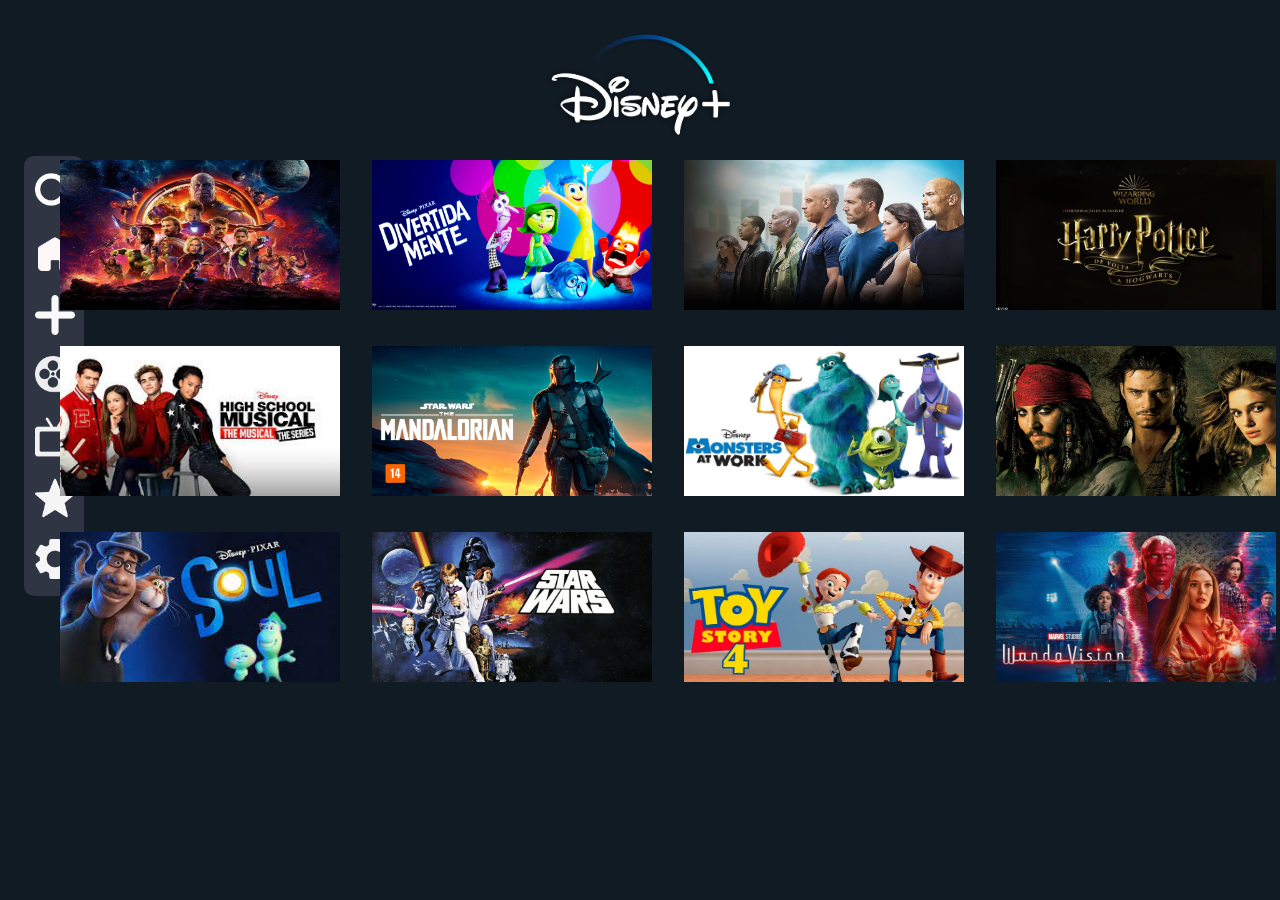
<file: index.html>
<!DOCTYPE HTML>
<html>
  <head>
    <meta charset="utf-8">
    <meta http-equiv="X-UA-Compatible" content="IE=edge">
    <meta name="viewport" content="width=device-width">
    <title>Disney+</title>
    <link rel="stylesheet" href="stylesheet\styles.css" type="text/css">
  </head>

  <body>

    <header>
      <div class="disney">
        <img src="images\Disney_logo.png" class="logo">
      </div>
    </header>

  
    
    <div class="barra">
      <div class = "botoes">
        <a href="https://www.google.com.br/">
          <button class="icon" role="button"> 
            <input type="image"  src="images\search.png"  width="40px" height="40px" />
          </button> 
        </a>
       
        <button type="button" class="icon" role="button">
          <input type="image"  src="images\homepage.png" width="40px" height="40px"/>
        </button>
        
        <a href="perfil.html">
          <button type="button" class="icon">
            <input type="image"  src="images\plus.png" width="40px" height="40px"/>
          </button>
        </a>  

        <button type="button" class="icon">
          <input type="image"  src="images\movie.png" width="40px" height="40px"/>
        </button>
   
        <button type="button" class="icon">
          <input type="image"  src="images\television.png" width="40px" height="40px"/>
        </button>
  
        <button type="button" class="icon">
          <input type="image"  src="images\star.png" width="40px" height="40px"/>
        </button>
       
        <button type="button" class="icon">
          <input type="image"  src="images\gear.png" width="40px" height="40px"/>
        </button>
      </div>
    </div>
    


    <div class="filmes-container">
      <div>
        <input type="image" class="filme" src="images\avengers.jpg">
      </div>

      <div>
        <input type="image" class="filme" src="images\dm.png">
      </div>

      <div>
        <input type="image" class="filme" src="images\fast and furious.jpg">
      </div>

      <div>
        <input type="image" class="filme" src="images\HP.jpg">
      </div>
    
      <div>
        <input type="image" class="filme" src="images\HSM.jpg">
      </div>

      <div>
        <input type="image" class="filme" src="images\mandalorian.jpg">
      </div>

      <div>
        <input type="image" class="filme" src="images\Monstrosaotrabalho.jpg">
      </div>

      <div>
        <input type="image" class="filme" src="images\piratas do caribe.jpg">
      </div>
    
      <div>
        <input type="image" class="filme" src="images\soul.jpg">
      </div>

      <div>
        <input type="image" class="filme" src="images\star wars.jpg">
      </div>

      <div>
        <input type="image" class="filme" src="images\toystory.jpg">
      </div>

      <div>
        <input type="image" class="filme" src="images\WandaVision-Disney-Plus.jpg">
      </div>
    </div>

  </body>
</html>
</file>
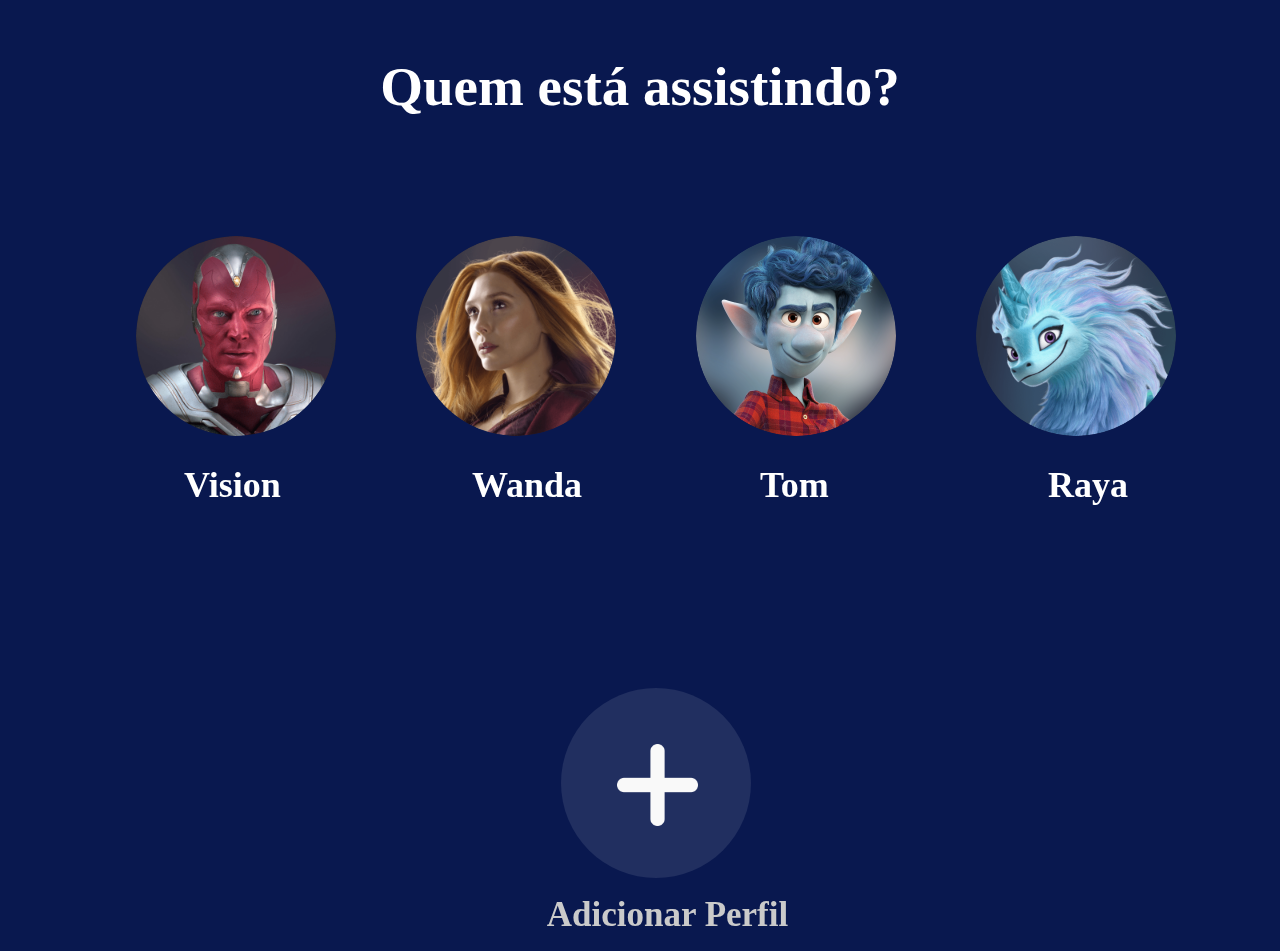
<file: perfil.html>
<!DOCTYPE HTML>
<html>
  <head>
    <meta charset="utf-8">
    <meta name="viewport" content="width=device-width, initial-scale=1.0">
    <title>Disney+</title>
    <link rel="stylesheet" href="stylesheet\styles2.css"/>
  </head>

  <body>
    <header>
      <br>
      <h1 class="texto-header">Quem está assistindo?</h1>
    </header>

    <div class="perfil-container">
      <div>
        <a href="index.html">
          <input type="image" class="perfil" src="images\visao-avatar.png">
        </a>
      </div>
  
      <div>
        <a href="index.html">
          <input type="image" class="perfil" src="images\wanda-icon.png">
        </a>
      </div>
  
      <div>
        <a href="index.html">
          <input type="image" class="perfil" src="images\tom.png">
        </a>
      </div>
  
      <div>
        <a href="index.html">
          <input type="image" class="perfil" src="images\raya.png">
        </a>
      </div>
    </div>
   


    <div class="nomes-container">
        <div>
          <h1 class="perfil-nome">Vision</h1>
        </div>
          
        <div>
          <h1 class="perfil-nome">Wanda</h1> 
        </div>
    
        <div>
          <h1 class="perfil-nome">Tom</h1>
        </div>
    
        <div>
          <h1 class="perfil-nome">Raya</h1>
        </div>
    </div>
     

    <div class="adicionar">
      <div class="circulo">
        <input type="image" class="mais" src="images\plus.png">
        <h1 class="add-texto">Adicionar Perfil</h1>
      </div>
    </div>

  </body>

</html>
</file>
